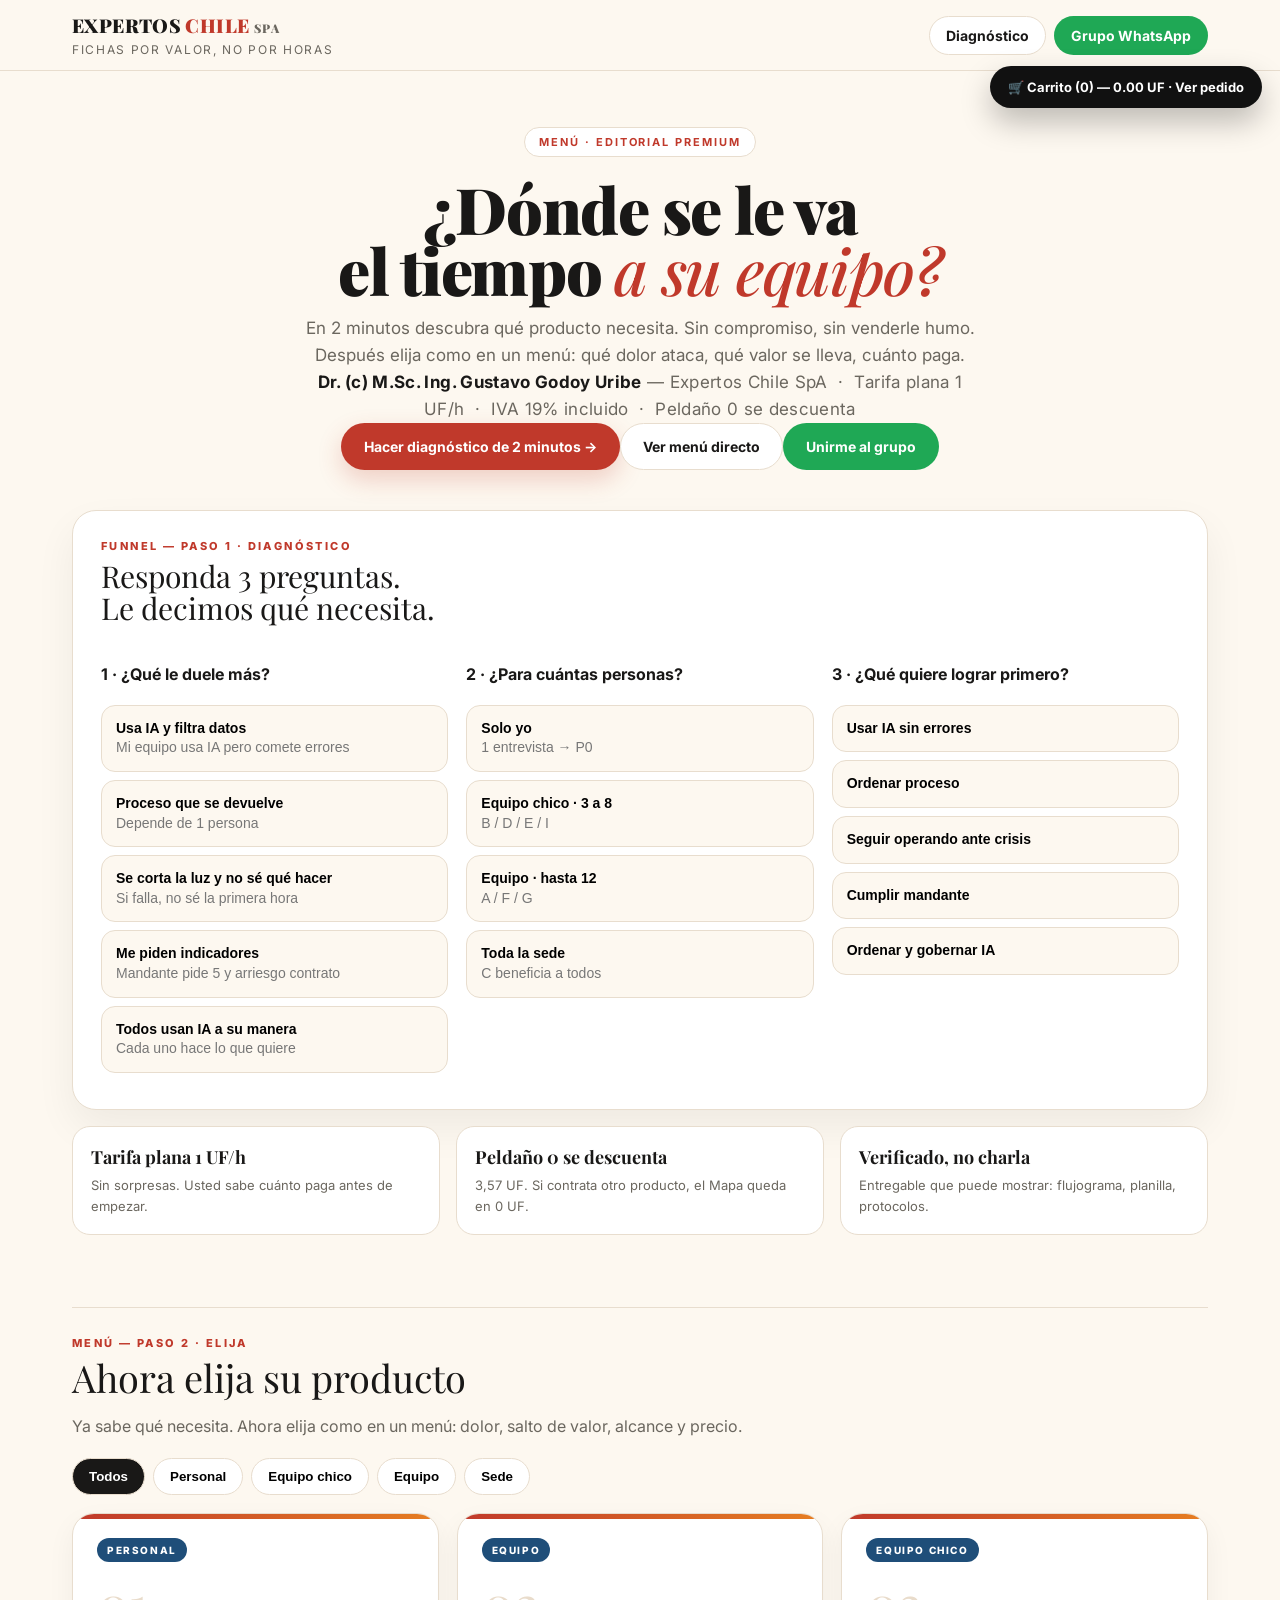
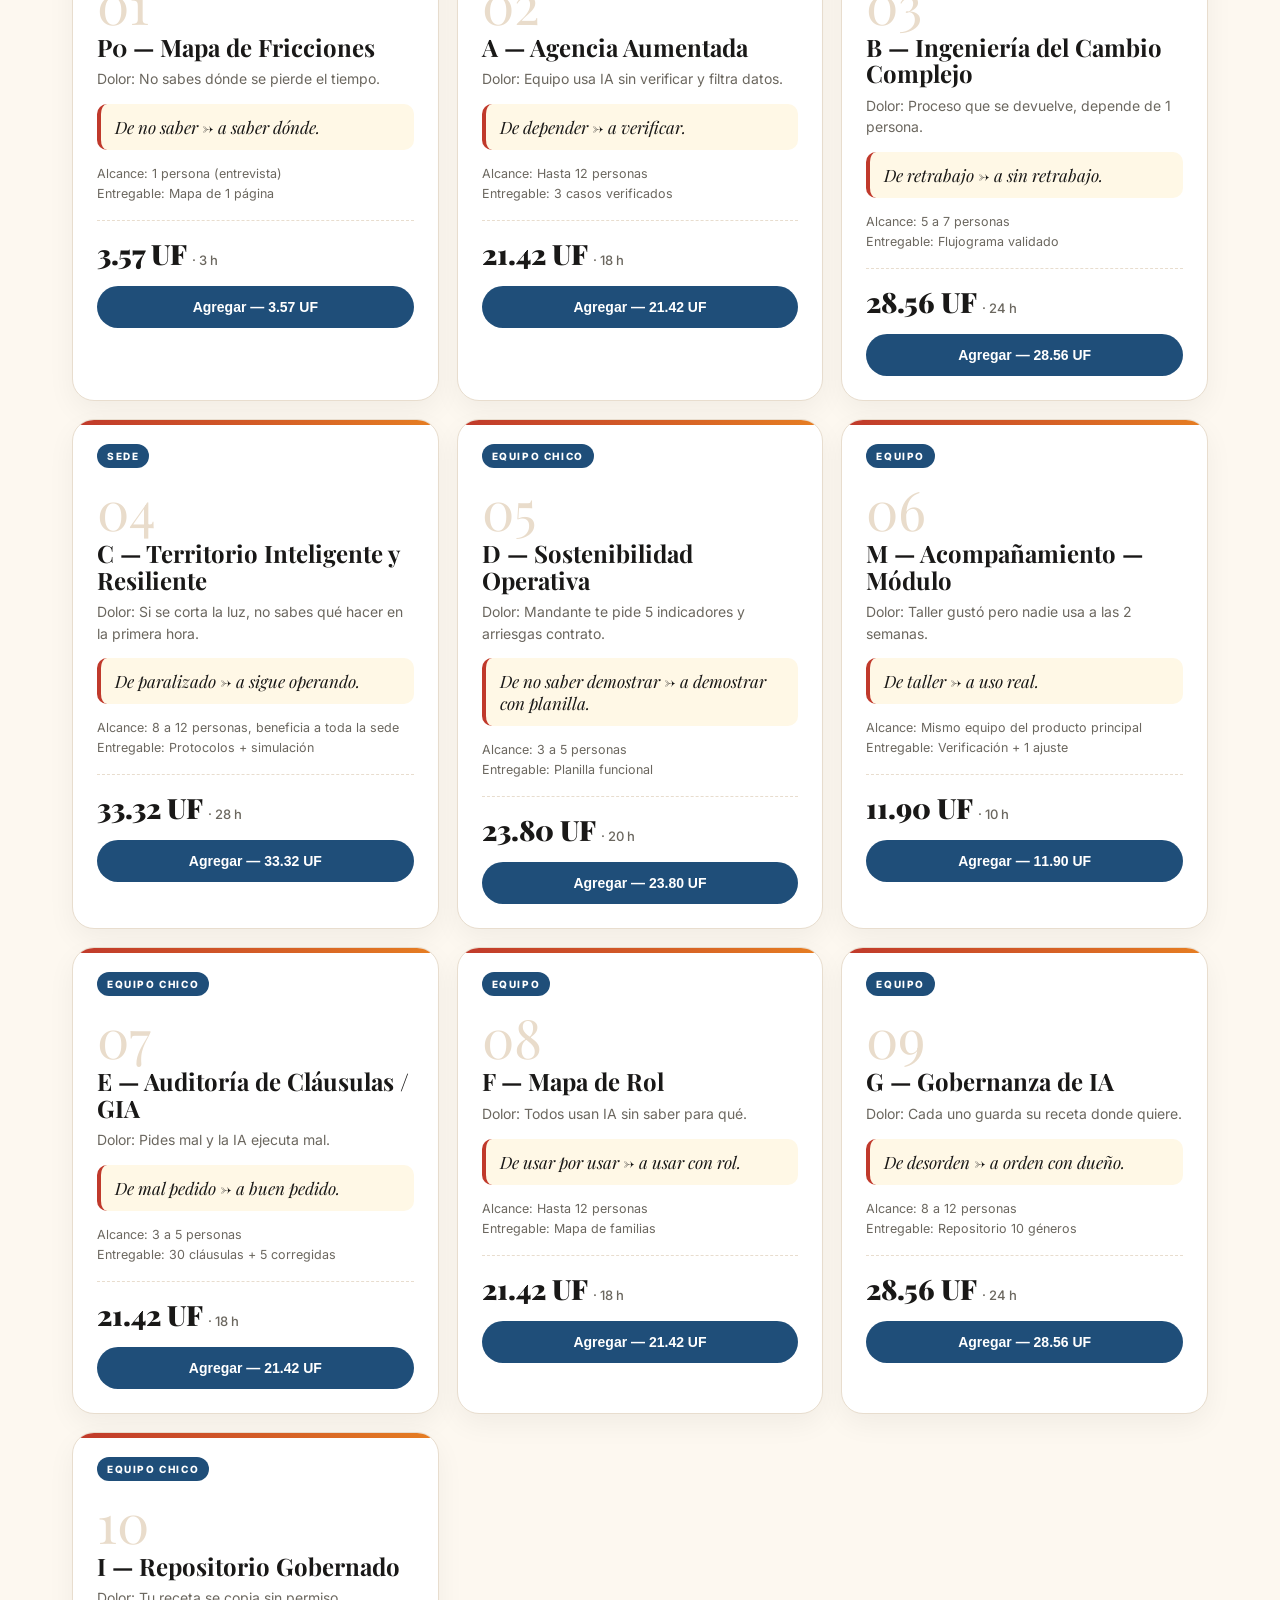
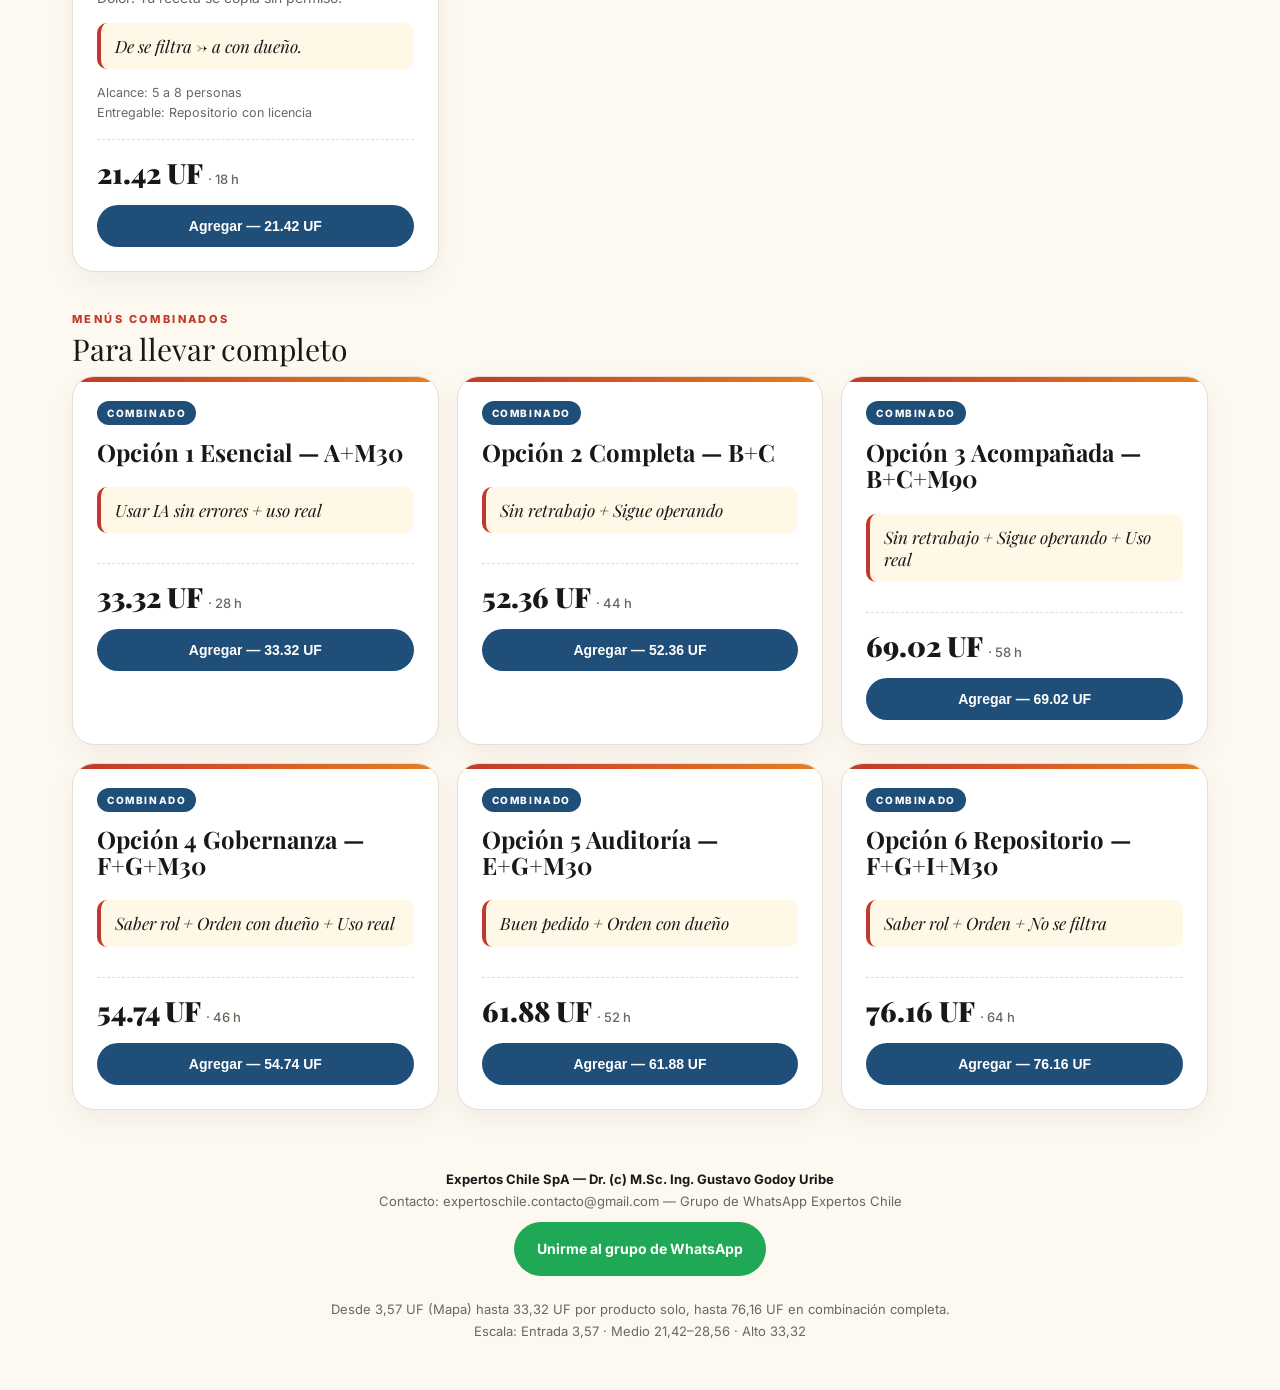
<file: index.html>
<!DOCTYPE html>
<html lang="es"><head><meta charset="utf-8"><meta name="viewport" content="width=device-width,initial-scale=1">
<title>MENÚ — Expertos Chile SpA · Fichas por valor</title>
<link href="https://fonts.googleapis.com/css2?family=Playfair+Display:ital,wght@0,500;0,700;0,900;1,500&family=Inter:wght@400;500;600;700&display=swap" rel="stylesheet">
<style>
:root{--cream:#FDF8F0;--paper:#FFFDF8;--ink:#191817;--muted:#6B675F;--terra:#C0392B;--navy:#1F4E79;--line:#E8DDCE;--beige:#E8D9C8;--green:#1FA855}
*{box-sizing:border-box}html{scroll-behavior:smooth}
body{margin:0;background:var(--cream);color:var(--ink);font-family:'Inter',system-ui,sans-serif;-webkit-font-smoothing:antialiased}
.serif{font-family:'Playfair Display',Georgia,serif}
.topbar{border-bottom:1px solid var(--line);background:var(--cream);position:sticky;top:0;z-index:20}
.topbar-in{max-width:1180px;margin:0 auto;padding:12px 22px;display:flex;justify-content:space-between;align-items:center;gap:16px}
.logo{font-family:'Playfair Display',serif;font-weight:900;letter-spacing:.02em;font-size:19px}.logo span{color:var(--terra)}
.topbar small{color:var(--muted);font-size:12px;letter-spacing:.14em;text-transform:uppercase}
.hero{max-width:1180px;margin:0 auto;padding:56px 22px 18px;text-align:center}
.eyebrow{display:inline-block;border:1px solid var(--line);background:#fff;padding:7px 14px;border-radius:999px;font-size:11px;letter-spacing:.18em;font-weight:700;color:var(--terra);text-transform:uppercase}
.hero h1{font-family:'Playfair Display',serif;font-size:64px;line-height:.95;letter-spacing:-.02em;margin:22px 0 14px;font-weight:900}
.hero h1 em{color:var(--terra);font-weight:500}
.hero p{max-width:680px;margin:0 auto;color:var(--muted);font-size:17px;line-height:1.6}
.hero-meta{margin:18px 0 6px;font-size:13px;color:var(--muted);letter-spacing:.02em}
.btn{display:inline-flex;align-items:center;gap:8px;padding:14px 22px;border-radius:999px;text-decoration:none;font-weight:700;font-size:14px;border:1px solid transparent;cursor:pointer}
.btn-terra{background:var(--terra);color:#fff;box-shadow:0 10px 24px rgba(192,57,43,.22)}
.btn-navy{background:var(--navy);color:#fff}.btn-white{background:#fff;border-color:var(--line);color:var(--ink)}
.btn-green{background:var(--green);color:#fff}
.wrap{max-width:1180px;margin:0 auto;padding:22px}
.rule{height:1px;background:var(--line);margin:28px 0}
.section-label{font-size:11px;letter-spacing:.22em;color:var(--terra);font-weight:800;text-transform:uppercase}
.section-title{font-family:'Playfair Display',serif;font-size:38px;line-height:1.05;margin:8px 0 10px}
.section-sub{color:var(--muted);line-height:1.6;max-width:720px}
.funnel-card{background:#fff;border:1px solid var(--line);border-radius:24px;padding:28px;box-shadow:0 18px 40px rgba(0,0,0,.06)}
.qgrid{display:grid;grid-template-columns:1fr 1fr 1fr;gap:18px;margin-top:18px}@media(max-width:860px){.qgrid{grid-template-columns:1fr}.hero h1{font-size:40px}}
.qcol h4{margin:0 0 10px;font-size:13px;letter-spacing:.08em;text-transform:uppercase;color:var(--navy)}
.qbtn{display:block;width:100%;text-align:left;padding:13px 14px;margin:8px 0;border:1px solid var(--line);background:var(--cream);border-radius:14px;cursor:pointer;font-size:14px;line-height:1.4;transition:.15s}
.qbtn:hover{border-color:var(--terra);transform:translateY(-1px)}
.qbtn.sel{border-color:var(--terra);background:#FFF1EF;box-shadow:0 6px 14px rgba(192,57,43,.12)}
.result{margin-top:18px;background:#FFF8E6;border:1px solid #F0D9A0;border-radius:16px;padding:18px;display:none}
.trust{display:grid;grid-template-columns:1fr 1fr 1fr;gap:16px;margin-top:16px}@media(max-width:760px){.trust{grid-template-columns:1fr}}
.trust div{background:#fff;border:1px solid var(--line);border-radius:18px;padding:18px}
.trust b{font-family:'Playfair Display',serif;font-size:18px}
.trust p{color:var(--muted);font-size:13px;line-height:1.6;margin:6px 0 0}
.filters{display:flex;gap:8px;flex-wrap:wrap;margin:18px 0}
.filters button{padding:10px 16px;border-radius:999px;border:1px solid var(--line);background:#fff;cursor:pointer;font-weight:600}
.filters button.active{background:var(--ink);color:#fff}
.grid{display:grid;grid-template-columns:1fr 1fr 1fr;gap:18px}@media(max-width:980px){.grid{grid-template-columns:1fr 1fr}}@media(max-width:620px){.grid{grid-template-columns:1fr}}
.card{background:#fff;border:1px solid var(--line);border-radius:22px;padding:24px;position:relative;overflow:hidden;display:flex;flex-direction:column;box-shadow:0 10px 28px rgba(0,0,0,.05);transition:.18s}
.card:hover{transform:translateY(-3px);box-shadow:0 18px 36px rgba(0,0,0,.08)}
.card:before{content:"";position:absolute;left:0;top:0;right:0;height:5px;background:linear-gradient(90deg,var(--terra),#E67E22)}
.badge{font-size:10px;letter-spacing:.16em;font-weight:800;text-transform:uppercase;background:var(--navy);color:#fff;padding:6px 10px;border-radius:999px;align-self:flex-start}
.num{font-family:'Playfair Display',serif;font-size:54px;line-height:1;color:#E9DCCB;margin:14px 0 4px}
.card h3{font-family:'Playfair Display',serif;font-size:24px;line-height:1.1;margin:0 0 8px}
.dolor{color:var(--muted);font-size:14px;line-height:1.55;margin:0}
.salto{margin:14px 0;background:#FFF8E6;border-left:4px solid var(--terra);padding:12px 14px;border-radius:10px;font-family:'Playfair Display',serif;font-style:italic;font-size:17px;line-height:1.3}
.meta{font-size:12.5px;color:var(--muted);line-height:1.6;margin:0}
.price-row{display:flex;justify-content:space-between;align-items:baseline;margin:16px 0 14px;border-top:1px dashed var(--line);padding-top:14px}
.price{font-family:'Playfair Display',serif;font-size:28px;font-weight:900}
.price small{font-family:'Inter',sans-serif;font-size:13px;color:var(--muted);font-weight:500}
.add{width:100%;padding:13px;border:0;border-radius:999px;background:var(--navy);color:#fff;font-weight:700;cursor:pointer;font-size:14px}
.add.on{background:var(--terra)}
.combo{border-radius:22px}
#cartBar{position:fixed;right:18px;top:66px;z-index:40;background:#111;color:#fff;padding:13px 18px;border-radius:999px;cursor:pointer;font-weight:700;box-shadow:0 14px 30px rgba(0,0,0,.25);font-size:13px}
#cartPanel{display:none;position:fixed;right:18px;top:114px;width:400px;max-width:calc(100vw - 36px);background:#fff;border:1px solid var(--line);border-radius:20px;box-shadow:0 24px 60px rgba(0,0,0,.28);padding:20px;z-index:41;max-height:82vh;overflow:auto}
#cartPanel h3{font-family:'Playfair Display',serif;font-size:22px;margin:0}
input,select{width:100%;padding:12px;border:1px solid var(--line);border-radius:12px;margin:6px 0 10px;font-size:14px;background:#FFFEFA}
label{font-size:12px;font-weight:700;letter-spacing:.06em;text-transform:uppercase;color:var(--muted)}
footer{max-width:1180px;margin:0 auto;padding:36px 22px 48px;text-align:center;color:var(--muted);font-size:13px;line-height:1.7}
footer b{color:var(--ink)}
</style></head><body>
<div class="topbar"><div class="topbar-in"><div><div class="logo">EXPERTOS <span>CHILE</span> <small>SpA</small></div><small>Fichas por valor, no por horas</small></div><div style="display:flex;gap:8px;flex-wrap:wrap;justify-content:flex-end"><a class="btn btn-white" href="#quiz" style="padding:10px 16px">Diagnóstico</a><a class="btn btn-green" href="https://chat.whatsapp.com/EYx8qjczskb9SukbLW8Qia?s=cl&p=i&iam=2" target="_blank" style="padding:10px 16px">Grupo WhatsApp</a></div></div></div>
<div id="cartBar" onclick="toggleCart()">🛒 Carrito (<span id="cartN">0</span>) — <span id="cartTotal">0 UF</span> · Ver pedido</div>
<div id="cartPanel"><h3>Tu pedido</h3><p style="color:#777;font-size:13px;margin:6px 0 12px">Agrega, confirma y te contactamos para coordinar fecha y pago.</p><div id="cartItems"></div><div id="cartSummary"></div>
<label>Nombre *</label><input id="f-nombre" placeholder="Nombre y apellido">
<label>Empresa</label><input id="f-empresa" placeholder="Empresa">
<label>Correo *</label><input id="f-correo" placeholder="tu@empresa.cl">
<label>WhatsApp *</label><input id="f-wsp" placeholder="+56 9 ...">
<label>¿Para cuándo?</label><select id="f-fecha"><option>Esta semana</option><option>Este mes</option><option>Próximo mes</option></select>
<label>¿Cómo pagas?</label><select id="f-pago"><option>Transferencia (factura en UF)</option><option>Link de pago (te enviamos link)</option><option>2 cuotas (50% inicio, 50% entrega)</option></select>
<button class="add" onclick="sendGroup()">Enviar pedido al grupo de WhatsApp</button>
<button class="add" style="background:#fff;color:#111;border:2px solid #111;margin-top:8px" onclick="sendMail()">Enviar pedido por correo</button>
<button onclick="copyResumen()" style="width:100%;margin-top:8px;padding:11px;border-radius:999px;border:1px solid #ddd;background:#fff;cursor:pointer">Copiar resumen</button>
<p style="font-size:12px;color:#777;line-height:1.6">Se abrirá el grupo, pega el resumen ahí. Contacto: expertoschile.contacto@gmail.com — Grupo WhatsApp Expertos Chile. Sin número personal.</p>
<button onclick="clearCart()" style="background:none;border:0;color:#C0392B;cursor:pointer">Vaciar carrito</button>
</div>

<header class="hero">
<span class="eyebrow">Menú · Editorial Premium</span>
<h1>¿Dónde se le va<br>el tiempo <em>a su equipo?</em></h1>
<p>En 2 minutos descubra qué producto necesita. Sin compromiso, sin venderle humo.<br>Después elija como en un menú: qué dolor ataca, qué valor se lleva, cuánto paga.</p>
<p class="hero-meta"><b style="color:#191817">Dr. (c) M.Sc. Ing. Gustavo Godoy Uribe</b> — Expertos Chile SpA &nbsp;·&nbsp; Tarifa plana 1 UF/h &nbsp;·&nbsp; IVA 19% incluido &nbsp;·&nbsp; Peldaño 0 se descuenta</p>
<div><a class="btn btn-terra" href="#quiz">Hacer diagnóstico de 2 minutos →</a><a class="btn btn-white" href="#menu">Ver menú directo</a><a class="btn btn-green" href="https://chat.whatsapp.com/EYx8qjczskb9SukbLW8Qia?s=cl&p=i&iam=2" target="_blank">Unirme al grupo</a></div>
</header>

<div class="wrap" id="quiz"><div class="funnel-card">
<div class="section-label">Funnel — Paso 1 · Diagnóstico</div><div class="section-title" style="font-size:30px">Responda 3 preguntas.<br>Le decimos qué necesita.</div>
<div class="qgrid">
<div><h4>1 · ¿Qué le duele más?</h4>
<button class="qbtn" onclick="pick(this,'p1','A')"><b>Usa IA y filtra datos</b><br><span style="color:#777">Mi equipo usa IA pero comete errores</span></button>
<button class="qbtn" onclick="pick(this,'p1','B')"><b>Proceso que se devuelve</b><br><span style="color:#777">Depende de 1 persona</span></button>
<button class="qbtn" onclick="pick(this,'p1','C')"><b>Se corta la luz y no sé qué hacer</b><br><span style="color:#777">Si falla, no sé la primera hora</span></button>
<button class="qbtn" onclick="pick(this,'p1','D')"><b>Me piden indicadores</b><br><span style="color:#777">Mandante pide 5 y arriesgo contrato</span></button>
<button class="qbtn" onclick="pick(this,'p1','FG')"><b>Todos usan IA a su manera</b><br><span style="color:#777">Cada uno hace lo que quiere</span></button></div>
<div><h4>2 · ¿Para cuántas personas?</h4>
<button class="qbtn" onclick="pick(this,'p2','P0')"><b>Solo yo</b><br><span style="color:#777">1 entrevista → P0</span></button>
<button class="qbtn" onclick="pick(this,'p2','CHICO')"><b>Equipo chico · 3 a 8</b><br><span style="color:#777">B / D / E / I</span></button>
<button class="qbtn" onclick="pick(this,'p2','EQUIPO')"><b>Equipo · hasta 12</b><br><span style="color:#777">A / F / G</span></button>
<button class="qbtn" onclick="pick(this,'p2','SEDE')"><b>Toda la sede</b><br><span style="color:#777">C beneficia a todos</span></button></div>
<div><h4>3 · ¿Qué quiere lograr primero?</h4>
<button class="qbtn" onclick="pick(this,'p3','A')"><b>Usar IA sin errores</b></button>
<button class="qbtn" onclick="pick(this,'p3','B')"><b>Ordenar proceso</b></button>
<button class="qbtn" onclick="pick(this,'p3','C')"><b>Seguir operando ante crisis</b></button>
<button class="qbtn" onclick="pick(this,'p3','D')"><b>Cumplir mandante</b></button>
<button class="qbtn" onclick="pick(this,'p3','FG')"><b>Ordenar y gobernar IA</b></button></div>
</div>
<div id="resultado" class="result"></div>
</div>
<div class="trust">
<div><b>Tarifa plana 1 UF/h</b><p>Sin sorpresas. Usted sabe cuánto paga antes de empezar.</p></div>
<div><b>Peldaño 0 se descuenta</b><p>3,57 UF. Si contrata otro producto, el Mapa queda en 0 UF.</p></div>
<div><b>Verificado, no charla</b><p>Entregable que puede mostrar: flujograma, planilla, protocolos.</p></div>
</div></div>

<div class="wrap" id="menu"><div class="rule"></div>
<div class="section-label">Menú — Paso 2 · Elija</div><div class="section-title">Ahora elija su producto</div><p class="section-sub">Ya sabe qué necesita. Ahora elija como en un menú: dolor, salto de valor, alcance y precio.</p>
<div class="filters"><button class="active" onclick="setFilter(this,'TODOS')">Todos</button><button onclick="setFilter(this,'Personal')">Personal</button><button onclick="setFilter(this,'Equipo chico')">Equipo chico</button><button onclick="setFilter(this,'Equipo')">Equipo</button><button onclick="setFilter(this,'Sede')">Sede</button></div>
<div class="grid" id="grid"></div>
<div style="margin-top:40px"><div class="section-label">Menús combinados</div><div class="section-title" style="font-size:30px">Para llevar completo</div></div>
<div class="grid" id="gridCombo"></div>
</div>

<footer><b>Expertos Chile SpA — Dr. (c) M.Sc. Ing. Gustavo Godoy Uribe</b><br>Contacto: expertoschile.contacto@gmail.com — Grupo de WhatsApp Expertos Chile<br><a class="btn btn-green" href="https://chat.whatsapp.com/EYx8qjczskb9SukbLW8Qia?s=cl&p=i&iam=2" target="_blank" style="margin-top:10px">Unirme al grupo de WhatsApp</a><br><br>Desde 3,57 UF (Mapa) hasta 33,32 UF por producto solo, hasta 76,16 UF en combinación completa.<br>Escala: Entrada 3,57 · Medio 21,42–28,56 · Alto 33,32</footer>

<script>
const PRODS=[
{id:'P0',n:'Mapa de Fricciones',tipo:'Personal',h:3,uf:3.57,dolor:'No sabes dónde se pierde el tiempo.',salto:'De no saber → a saber dónde.',alc:'1 persona (entrevista)',ent:'Mapa de 1 página'},
{id:'A',n:'Agencia Aumentada',tipo:'Equipo',h:18,uf:21.42,dolor:'Equipo usa IA sin verificar y filtra datos.',salto:'De depender → a verificar.',alc:'Hasta 12 personas',ent:'3 casos verificados'},
{id:'B',n:'Ingeniería del Cambio Complejo',tipo:'Equipo chico',h:24,uf:28.56,dolor:'Proceso que se devuelve, depende de 1 persona.',salto:'De retrabajo → a sin retrabajo.',alc:'5 a 7 personas',ent:'Flujograma validado'},
{id:'C',n:'Territorio Inteligente y Resiliente',tipo:'Sede',h:28,uf:33.32,dolor:'Si se corta la luz, no sabes qué hacer en la primera hora.',salto:'De paralizado → a sigue operando.',alc:'8 a 12 personas, beneficia a toda la sede',ent:'Protocolos + simulación'},
{id:'D',n:'Sostenibilidad Operativa',tipo:'Equipo chico',h:20,uf:23.80,dolor:'Mandante te pide 5 indicadores y arriesgas contrato.',salto:'De no saber demostrar → a demostrar con planilla.',alc:'3 a 5 personas',ent:'Planilla funcional'},
{id:'M',n:'Acompañamiento — Módulo',tipo:'Equipo',h:10,uf:11.90,dolor:'Taller gustó pero nadie usa a las 2 semanas.',salto:'De taller → a uso real.',alc:'Mismo equipo del producto principal',ent:'Verificación + 1 ajuste'},
{id:'E',n:'Auditoría de Cláusulas / GIA',tipo:'Equipo chico',h:18,uf:21.42,dolor:'Pides mal y la IA ejecuta mal.',salto:'De mal pedido → a buen pedido.',alc:'3 a 5 personas',ent:'30 cláusulas + 5 corregidas'},
{id:'F',n:'Mapa de Rol',tipo:'Equipo',h:18,uf:21.42,dolor:'Todos usan IA sin saber para qué.',salto:'De usar por usar → a usar con rol.',alc:'Hasta 12 personas',ent:'Mapa de familias'},
{id:'G',n:'Gobernanza de IA',tipo:'Equipo',h:24,uf:28.56,dolor:'Cada uno guarda su receta donde quiere.',salto:'De desorden → a orden con dueño.',alc:'8 a 12 personas',ent:'Repositorio 10 géneros'},
{id:'I',n:'Repositorio Gobernado',tipo:'Equipo chico',h:18,uf:21.42,dolor:'Tu receta se copia sin permiso.',salto:'De se filtra → a con dueño.',alc:'5 a 8 personas',ent:'Repositorio con licencia'},
];
const COMBOS=[
{id:'C1',n:'Opción 1 Esencial — A+M30',h:28,uf:33.32,salto:'Usar IA sin errores + uso real'},
{id:'C2',n:'Opción 2 Completa — B+C',h:44,uf:52.36,salto:'Sin retrabajo + Sigue operando'},
{id:'C3',n:'Opción 3 Acompañada — B+C+M90',h:58,uf:69.02,salto:'Sin retrabajo + Sigue operando + Uso real'},
{id:'C4',n:'Opción 4 Gobernanza — F+G+M30',h:46,uf:54.74,salto:'Saber rol + Orden con dueño + Uso real'},
{id:'C5',n:'Opción 5 Auditoría — E+G+M30',h:52,uf:61.88,salto:'Buen pedido + Orden con dueño'},
{id:'C6',n:'Opción 6 Repositorio — F+G+I+M30',h:64,uf:76.16,salto:'Saber rol + Orden + No se filtra'},
];
let cart={}; let ans={}; let curFilter='TODOS';
function pick(el,k,v){ans[k]=v; let sib=el.parentElement.querySelectorAll('.qbtn'); sib.forEach(b=>b.classList.remove('sel')); el.classList.add('sel'); showResult();}
function showResult(){ if(!ans.p1||!ans.p2||!ans.p3) return; let rec=PRODS[2]; if(ans.p1==='A') rec=PRODS[1]; if(ans.p1==='B') rec=PRODS[2]; if(ans.p1==='C') rec=PRODS[3]; if(ans.p1==='D') rec=PRODS[4]; if(ans.p1==='FG') rec=PRODS[8]; if(ans.p2==='P0') rec=PRODS[0]; let d=document.getElementById('resultado'); d.style.display='block'; d.innerHTML='<div style="font-size:12px;letter-spacing:.16em;color:#C0392B;font-weight:800">SU RECOMENDACIÓN</div><div style="font-family:Playfair Display,serif;font-size:24px;margin:6px 0">'+rec.id+' — '+rec.n+' — '+rec.uf.toFixed(2)+' UF</div><div style="font-style:italic">'+rec.salto+'</div><button class="add" style="margin-top:12px;max-width:320px" onclick="addToCart(\''+rec.id+'\')">Agregar al carrito — '+rec.uf.toFixed(2)+' UF</button> <a href="#menu" style="color:#1F4E79;font-weight:700">Ver en el menú ↓</a>';}
function setFilter(btn,t){document.querySelectorAll('.filters button').forEach(b=>b.classList.remove('active'));btn.classList.add('active');curFilter=t;render();}
function render(){let g=document.getElementById('grid');g.innerHTML='';PRODS.forEach((p,i)=>{if(curFilter!=='TODOS'&&p.tipo!==curFilter)return;let inCart=cart[p.id];g.innerHTML+='<div class="card"><span class="badge">'+p.tipo+'</span><div class="num">'+String(i+1).padStart(2,'0')+'</div><h3>'+p.id+' — '+p.n+'</h3><p class="dolor">Dolor: '+p.dolor+'</p><div class="salto">'+p.salto+'</div><p class="meta">Alcance: '+p.alc+'<br>Entregable: '+p.ent+'</p><div class="price-row"><div class="price">'+p.uf.toFixed(2)+' UF <small>· '+p.h+' h</small></div></div><button class="add '+(inCart?'on':'')+'" onclick="addToCart(\''+p.id+'\')">'+(inCart?'Agregado ✓ — Quitar':'Agregar — '+p.uf.toFixed(2)+' UF')+'</button></div>';});let gc=document.getElementById('gridCombo');gc.innerHTML='';COMBOS.forEach(c=>{let inCart=cart[c.id];gc.innerHTML+='<div class="card combo"><span class="badge">Combinado</span><h3 style="margin-top:14px">'+c.n+'</h3><div class="salto">'+c.salto+'</div><div class="price-row"><div class="price">'+c.uf.toFixed(2)+' UF <small>· '+c.h+' h</small></div></div><button class="add '+(inCart?'on':'')+'" onclick="addToCart(\''+c.id+'\')">'+(inCart?'Agregado ✓ — Quitar':'Agregar — '+c.uf.toFixed(2)+' UF')+'</button></div>';});updateCart();}
function addToCart(id){if(cart[id]) delete cart[id]; else{let p=PRODS.find(x=>x.id===id)||COMBOS.find(x=>x.id===id);cart[id]=p;}render();}
function getTotals(){let items=Object.values(cart);let sub=items.reduce((s,x)=>s+x.uf,0);let desc=(cart['P0']&&items.length>1)?3.57:0;let neto=sub-desc;let iva=neto*0.19;let total=neto+iva;return{items,sub,desc,neto,iva,total};}
function updateCart(){let t=getTotals();document.getElementById('cartN').textContent=t.items.length;document.getElementById('cartTotal').textContent=t.total.toFixed(2)+' UF';let el=document.getElementById('cartItems');el.innerHTML=t.items.length?t.items.map(x=>'<div style="display:flex;justify-content:space-between;padding:9px 0;border-bottom:1px dashed #eee;font-size:14px"><span>'+x.id+' — '+x.n+'</span><b>'+x.uf.toFixed(2)+' UF</b></div>').join(''):'<p style="color:#888">Carrito vacío. Agrega un producto del menú.</p>';document.getElementById('cartSummary').innerHTML='<p style="font-size:14px;line-height:1.7">Subtotal: '+t.sub.toFixed(2)+' UF<br>'+(t.desc?'Descuento Peldaño 0: -'+t.desc.toFixed(2)+' UF<br>':'')+'IVA 19%: '+t.iva.toFixed(2)+' UF<br><b>Total: '+t.total.toFixed(2)+' UF</b></p>';}
function toggleCart(){let p=document.getElementById('cartPanel');p.style.display=p.style.display==='block'?'none':'block';}
function resumen(){let t=getTotals();let nom=document.getElementById('f-nombre').value,emp=document.getElementById('f-empresa').value,cor=document.getElementById('f-correo').value,wsp=document.getElementById('f-wsp').value,fec=document.getElementById('f-fecha').value,pago=document.getElementById('f-pago').value;return 'Hola Gustavo, quiero contratar: '+t.items.map(x=>x.id+' — '+x.n+' ('+x.uf.toFixed(2)+' UF)').join(', ')+' — Total: '+t.total.toFixed(2)+' UF (IVA incluido) — Nombre: '+nom+' — Empresa: '+emp+' — Correo: '+cor+' — WhatsApp cliente: '+wsp+' — Fecha deseada: '+fec+' — Forma de pago: '+pago;}
function needFields(){let n=document.getElementById('f-nombre').value,c=document.getElementById('f-correo').value,w=document.getElementById('f-wsp').value;if(!n||!c||!w){alert('Completa Nombre, Correo y WhatsApp antes de enviar.');return false;}return true;}
function sendGroup(){if(!needFields())return;let r=resumen();try{navigator.clipboard.writeText(r);}catch(e){}window.open('https://chat.whatsapp.com/EYx8qjczskb9SukbLW8Qia?s=cl&p=i&iam=2','_blank');alert('Resumen copiado. Pégalo en el grupo de WhatsApp.');}
function sendMail(){if(!needFields())return;let r=resumen();window.location.href='mailto:expertoschile.contacto@gmail.com?subject='+encodeURIComponent('Nuevo pedido — Menú Expertos Chile')+'&body='+encodeURIComponent(r);}
function copyResumen(){try{navigator.clipboard.writeText(resumen());alert('Resumen copiado');}catch(e){alert(resumen());}}
function clearCart(){cart={};render();}
render();
</script></body></html>
</file>
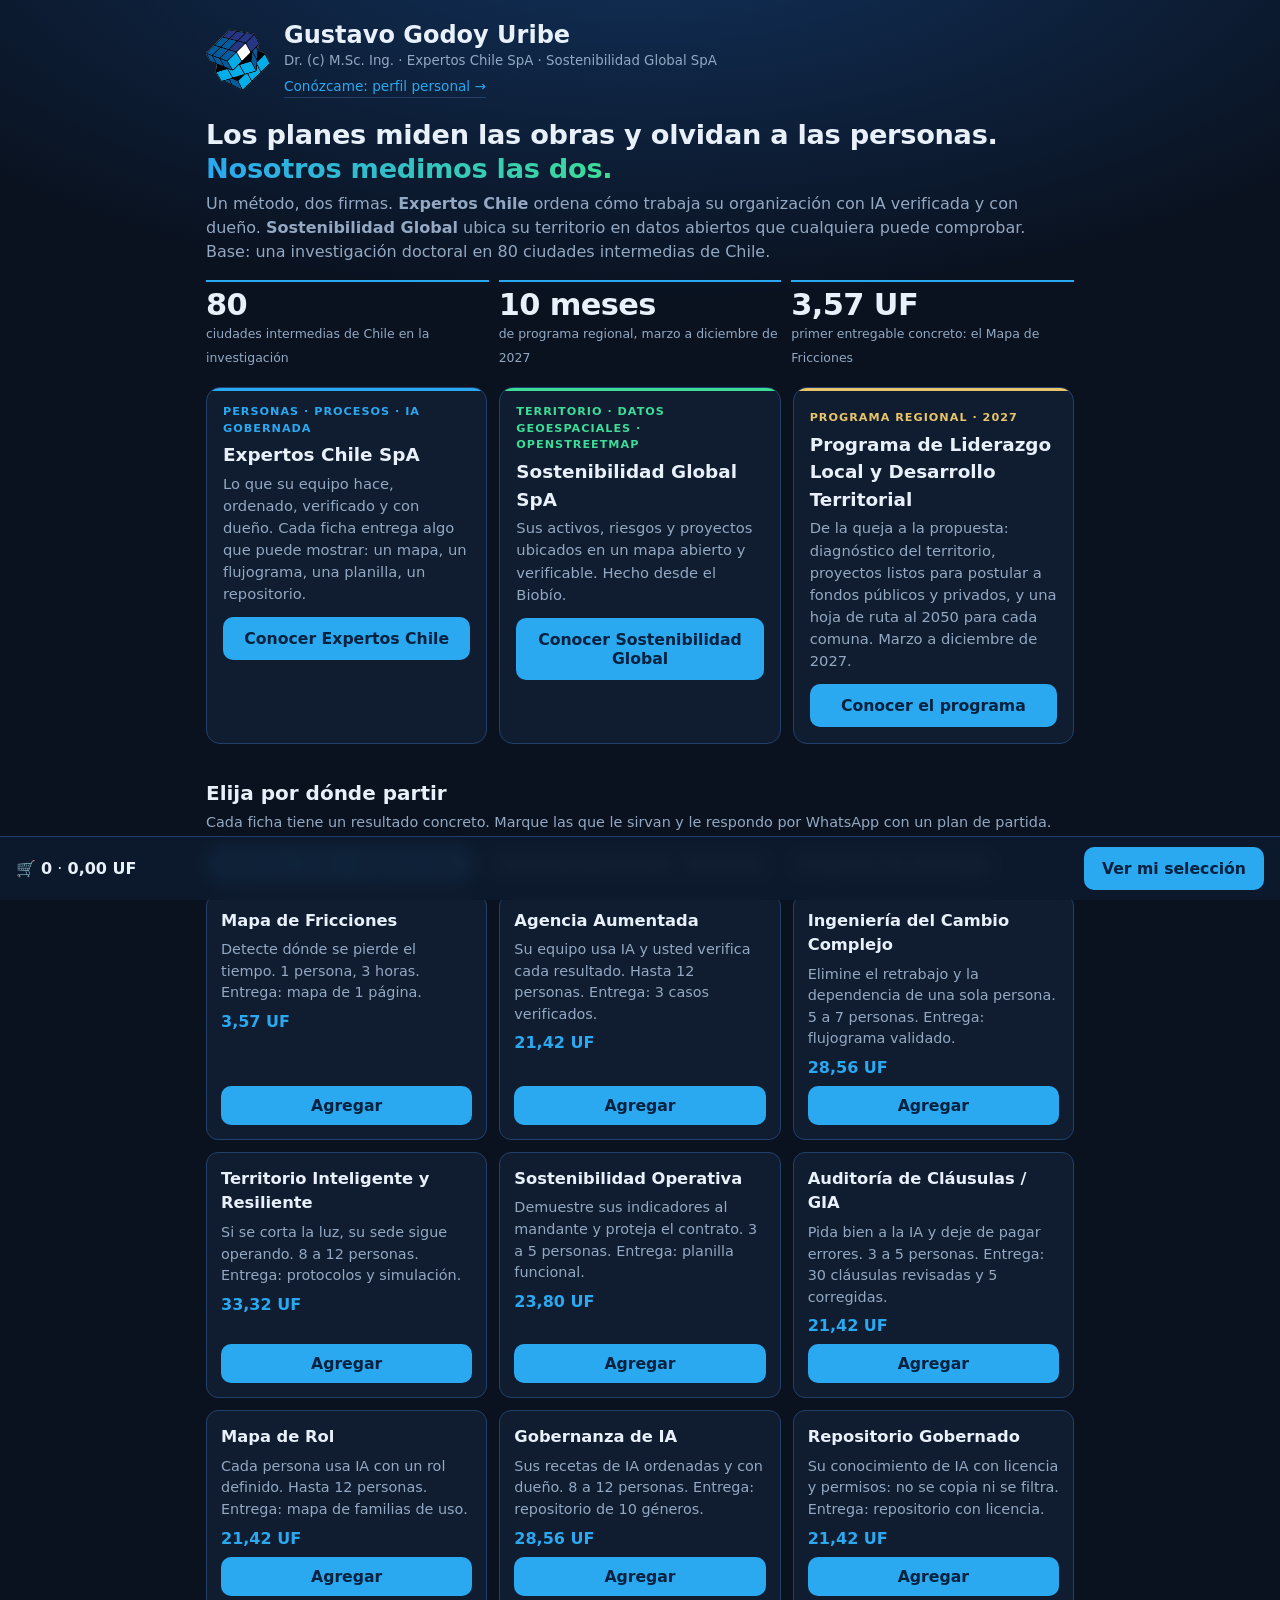
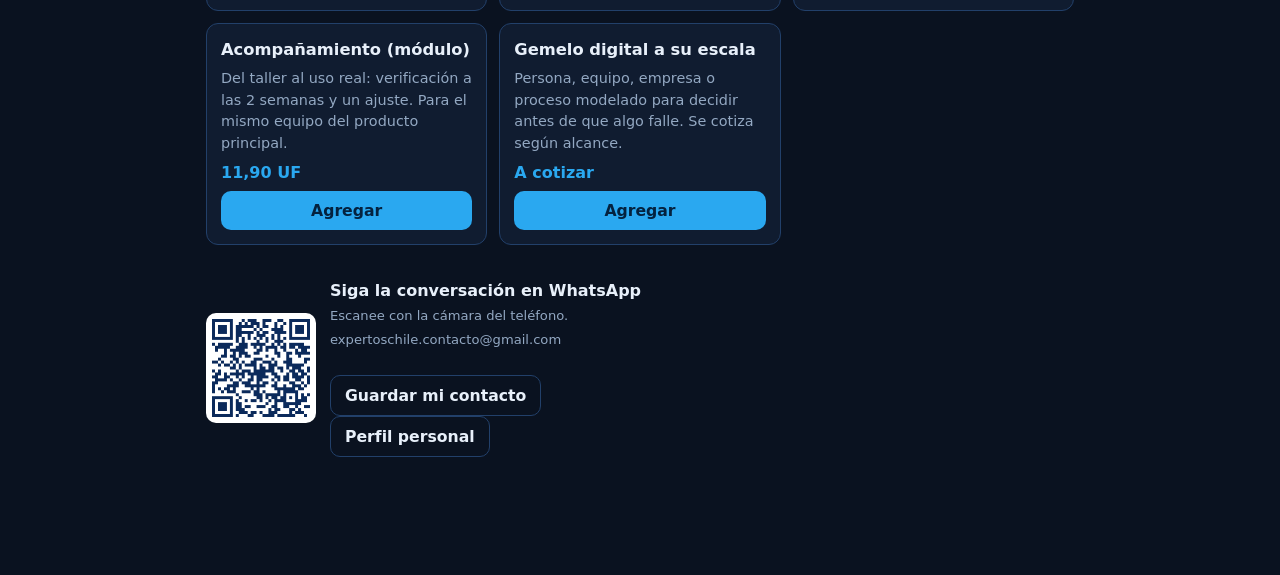
<file: rondas/index.html>
<!doctype html><html lang="es"><head><meta charset="utf-8"><meta name="viewport" content="width=device-width,initial-scale=1,viewport-fit=cover">
<title>Gustavo Godoy · Expertos Chile · Sostenibilidad Global</title><meta name="theme-color" content="#0a1220">
<style>
:root{--bg:#0a1220;--s:#101c30;--l:#22406a;--tx:#e8f0fa;--mu:#93a8c2;--ac:#2aa8f0;--ok:#3ddc97}
*{box-sizing:border-box}body{margin:0;background:radial-gradient(900px 400px at 50% -100px,#12335e,var(--bg));background-color:var(--bg);color:var(--tx);font:16px/1.5 system-ui,-apple-system,"Segoe UI",sans-serif;padding-bottom:96px}
main{max-width:900px;margin:0 auto;padding:22px 16px}
.id{display:flex;gap:14px;align-items:center}.id img{width:64px;height:64px}.id h1{font-size:1.5rem;margin:0;line-height:1.1}.id small{color:var(--mu)}
.lead{font-size:clamp(1.25rem,4vw,1.7rem);line-height:1.25;font-weight:600;margin:20px 0 6px;letter-spacing:-.01em}.sub{color:var(--mu);margin:0 0 16px}
.two{display:grid;grid-template-columns:repeat(auto-fit,minmax(250px,1fr));gap:12px}
.hl{background:linear-gradient(90deg,var(--ac),var(--ok));-webkit-background-clip:text;background-clip:text;color:transparent}
.stats{display:grid;grid-template-columns:repeat(3,1fr);gap:10px;margin:0 0 18px}.stats div{border-top:2px solid var(--ac);padding-top:8px}.stats b{display:block;font-size:clamp(1.3rem,5vw,1.9rem);line-height:1;letter-spacing:-.02em}.stats span{color:var(--mu);font-size:.78rem}
.co{position:relative;overflow:hidden}.co::before{content:"";position:absolute;left:0;right:0;top:0;height:3px;background:var(--k,var(--ac))}
.co .tg{display:inline-block;font-size:.7rem;font-weight:700;letter-spacing:.09em;text-transform:uppercase;color:var(--k,var(--ac));margin-bottom:4px}
.lk{display:inline-block;margin-top:4px;color:var(--ac);font-size:.85rem;text-decoration:none;border-bottom:1px solid var(--l)}
.co{background:var(--s);border:1px solid var(--l);border-radius:14px;padding:16px}.co b{font-size:1.15rem;display:block}.co p{color:var(--mu);margin:4px 0 12px;font-size:.92rem}
.btn{display:block;text-align:center;text-decoration:none;font:700 .98rem system-ui;padding:12px;border-radius:10px;border:0;cursor:pointer;background:var(--ac);color:#04223f;width:100%}.btn.g{background:transparent;color:var(--tx);border:1px solid var(--l)}
h2{font-size:1.25rem;margin:34px 0 4px}.nota{color:var(--mu);font-size:.9rem;margin:0 0 12px}
.tabs{display:flex;gap:8px;margin:10px 0 12px;flex-wrap:wrap}.tabs button{background:var(--s);color:var(--tx);border:1px solid var(--l);border-radius:99px;padding:9px 14px;font:600 .9rem system-ui;cursor:pointer}.tabs button[aria-pressed=true]{background:var(--ac);color:#04223f;border-color:var(--ac)}
.grid{display:grid;grid-template-columns:repeat(auto-fill,minmax(250px,1fr));gap:12px}
.c{background:var(--s);border:1px solid var(--l);border-radius:12px;padding:14px;display:flex;flex-direction:column;gap:6px}.c.on{border-color:var(--ok);background:#0f2a2a}
.c b{font-size:1.02rem}.c span{color:var(--mu);font-size:.9rem}.c i{font-style:normal;color:var(--ac);font-weight:700}.c .btn{margin-top:auto;padding:10px}.c.on .btn{background:var(--ok)}
.bar{position:fixed;left:0;right:0;bottom:0;background:#0d1a2eee;backdrop-filter:blur(8px);border-top:1px solid var(--l);padding:10px 16px calc(10px + env(safe-area-inset-bottom,0px));display:flex;justify-content:space-between;align-items:center;gap:10px;z-index:5}.bar .btn{width:auto;padding:12px 18px}
#pnl{position:fixed;inset:auto 0 0 0;max-height:88vh;overflow:auto;background:var(--s);border-top:2px solid var(--ac);border-radius:18px 18px 0 0;padding:18px 16px calc(18px + env(safe-area-inset-bottom,0px));z-index:9;display:none}#pnl.o{display:block}
#pnl>div{max-width:520px;margin:0 auto}.r{display:flex;justify-content:space-between;gap:10px;padding:8px 0;border-bottom:1px dashed var(--l);font-size:.95rem}
label{font-size:.78rem;font-weight:700;letter-spacing:.05em;text-transform:uppercase;color:var(--mu)}input,select{width:100%;padding:12px;margin:5px 0 10px;border-radius:8px;border:1px solid var(--l);background:var(--bg);color:var(--tx);font:inherit}
.qr{display:flex;gap:14px;align-items:center;margin-top:34px}.qr img{width:110px;border-radius:10px}.mu{color:var(--mu);font-size:.82rem}
:focus-visible{outline:3px solid var(--ac);outline-offset:2px}
</style></head><body><main>
<div class="id"><img src="[data-uri]" alt="Logo Expertos Chile"><div><h1>Gustavo Godoy Uribe</h1><small>Dr. (c) M.Sc. Ing. · Expertos Chile SpA · Sostenibilidad Global SpA</small><br><a class="lk" href="https://github.com/cyberzone8/" data-e="perfil_personal" target="_blank" rel="noopener">Conózcame: perfil personal →</a></div></div>
<p class="lead">Los planes miden las obras y olvidan a las personas. <span class="hl">Nosotros medimos las dos.</span></p>
<p class="sub">Un método, dos firmas. <b>Expertos Chile</b> ordena cómo trabaja su organización con IA verificada y con dueño. <b>Sostenibilidad Global</b> ubica su territorio en datos abiertos que cualquiera puede comprobar. Base: una investigación doctoral en 80 ciudades intermedias de Chile.</p>
<div class="stats"><div><b>80</b><span>ciudades intermedias de Chile en la investigación</span></div><div><b>10 meses</b><span>de programa regional, marzo a diciembre de 2027</span></div><div><b>3,57 UF</b><span>primer entregable concreto: el Mapa de Fricciones</span></div></div>
<div class="two">
<div class="co" style="--k:#2aa8f0"><span class="tg">Personas · Procesos · IA gobernada</span><b>Expertos Chile SpA</b><p>Lo que su equipo hace, ordenado, verificado y con dueño. Cada ficha entrega algo que puede mostrar: un mapa, un flujograma, una planilla, un repositorio.</p><a class="btn" href="https://gustavophd.github.io/expertoschile/" data-e="sitio_ec">Conocer Expertos Chile</a></div>
<div class="co" style="--k:#3ddc97"><span class="tg">Territorio · Datos geoespaciales · OpenStreetMap</span><b>Sostenibilidad Global SpA</b><p>Sus activos, riesgos y proyectos ubicados en un mapa abierto y verificable. Hecho desde el Biobío.</p><a class="btn" href="https://cyberzone8.github.io/sostenibilidad-global/" data-e="sitio_sg">Conocer Sostenibilidad Global</a></div><div class="co" style="--k:#e8c46a"><span class="tg">Programa regional · 2027</span><b>Programa de Liderazgo Local y Desarrollo Territorial</b><p>De la queja a la propuesta: diagnóstico del territorio, proyectos listos para postular a fondos públicos y privados, y una hoja de ruta al 2050 para cada comuna. Marzo a diciembre de 2027.</p><a class="btn" href="https://cyberzone8.github.io/liderazgo-territorial/" data-e="sitio_programa">Conocer el programa</a></div></div>
<h2>Elija por dónde partir</h2><p class="nota">Cada ficha tiene un resultado concreto. Marque las que le sirvan y le respondo por WhatsApp con un plan de partida.</p>
<div class="tabs" id="tabs"></div><p class="nota" id="pn"></p><div class="grid" id="grid"></div>
<div class="qr"><img src="[data-uri]" alt="Código QR del grupo de WhatsApp"><div><b>Siga la conversación en WhatsApp</b><br><span class="mu">Escanee con la cámara del teléfono.<br>expertoschile.contacto@gmail.com</span><br><br><button class="btn g" id="vc" style="width:auto;padding:10px 14px">Guardar mi contacto</button> <a class="btn g" href="https://github.com/cyberzone8/" data-e="perfil_personal" target="_blank" rel="noopener" style="display:inline-block;width:auto;padding:10px 14px">Perfil personal</a></div></div>
</main>
<div class="bar"><div>🛒 <b id="n">0</b> · <b id="t">0,00 UF</b></div><button class="btn" id="ver">Ver mi selección</button></div>
<div id="pnl"><div><b style="font-size:1.2rem">Su selección</b><div id="items"></div><p class="mu" id="sum"></p>
<label>Nombre *</label><input id="fn" autocomplete="name"><label>Empresa</label><input id="fe" autocomplete="organization"><label>Correo *</label><input id="fc" type="email" autocomplete="email"><label>WhatsApp *</label><input id="fw" type="tel" placeholder="+56 9 ..." autocomplete="tel">
<label>¿Para cuándo?</label><select id="ff"><option>Esta semana</option><option>Este mes</option><option>Próximo mes</option></select>
<button class="btn" id="wa">Enviar mi selección por WhatsApp</button><button class="btn g" id="em" style="margin-top:8px">Enviar por correo</button><button class="btn g" id="cl" style="margin-top:8px">Cerrar</button>
<p class="mu">Usamos sus datos solo para responderle sobre esta selección.</p></div></div>
<script>
var WA_NUM="";/* número con código país, sin +, para envío directo (opcional) */
var GRUPO="https://chat.whatsapp.com/EYx8qjczskb9SukbLW8Qia?s=cl&p=i&iam=2";
var STATS_URL="https://script.google.com/macros/s/AKfycbyidWTOG01CnyMobw3VgZ3RtkPkqLEluHn0q5ySyMXGnjFR-ZEG1BfMx1gWXYWWrEC6/exec";var SID=Math.random().toString(36).slice(2,8);
function reg(a,c){if(!STATS_URL)return;try{fetch(STATS_URL,{method:"POST",mode:"no-cors",keepalive:true,body:JSON.stringify({a:a,c:c||"",s:SID})})}catch(e){}}
var P=[
["EC","P0","Mapa de Fricciones","Detecte dónde se pierde el tiempo. 1 persona, 3 horas. Entrega: mapa de 1 página.",3.57],
["EC","A","Agencia Aumentada","Su equipo usa IA y usted verifica cada resultado. Hasta 12 personas. Entrega: 3 casos verificados.",21.42],
["EC","B","Ingeniería del Cambio Complejo","Elimine el retrabajo y la dependencia de una sola persona. 5 a 7 personas. Entrega: flujograma validado.",28.56],
["EC","C","Territorio Inteligente y Resiliente","Si se corta la luz, su sede sigue operando. 8 a 12 personas. Entrega: protocolos y simulación.",33.32],
["EC","D","Sostenibilidad Operativa","Demuestre sus indicadores al mandante y proteja el contrato. 3 a 5 personas. Entrega: planilla funcional.",23.80],
["EC","E","Auditoría de Cláusulas / GIA","Pida bien a la IA y deje de pagar errores. 3 a 5 personas. Entrega: 30 cláusulas revisadas y 5 corregidas.",21.42],
["EC","F","Mapa de Rol","Cada persona usa IA con un rol definido. Hasta 12 personas. Entrega: mapa de familias de uso.",21.42],
["EC","G","Gobernanza de IA","Sus recetas de IA ordenadas y con dueño. 8 a 12 personas. Entrega: repositorio de 10 géneros.",28.56],
["EC","I","Repositorio Gobernado","Su conocimiento de IA con licencia y permisos: no se copia ni se filtra. Entrega: repositorio con licencia.",21.42],
["EC","M","Acompañamiento (módulo)","Del taller al uso real: verificación a las 2 semanas y un ajuste. Para el mismo equipo del producto principal.",11.90],
["EC","GD","Gemelo digital a su escala","Persona, equipo, empresa o proceso modelado para decidir antes de que algo falle. Se cotiza según alcance.",null],
["SG","S1","Mapa de activos del territorio","Todo lo que su comunidad o empresa tiene, ubicado sobre OpenStreetMap. Entrega: mapa abierto y verificable.",14.28],
["SG","S2","Capa de datos geoespaciales","Sus puntos de interés limpios, estandarizados y publicados como dato abierto.",21.42],
["SG","S3","Línea base de sostenibilidad","El punto de partida medible para demostrar avance, en obras y en personas. Entrega: línea base con indicadores.",28.56],
["SG","S4","Mapa de riesgos y emergencia","Zonas críticas y rutas de respuesta ubicadas en el mapa, listas para el día que se necesiten.",23.80],
["SG","S5","Cápsula en Radio ProBio","Su iniciativa en la voz de la provincia de Biobío.",7.14],
["SG","GD2","Gemelo digital de comuna o sede","Reportes ciudadanos y datos de terreno en un tablero vivo para decidir. Se cotiza según alcance.",null],
["PL","PL","Programa de Liderazgo Local y Desarrollo Territorial 2026–2027","Para quienes deciden y financian el territorio. 10 meses, de marzo a diciembre de 2027, con preparación desde noviembre. Diagnóstico sistémico, proyectos con estándar FNDR y SUBDERE, IA con reglas claras y hoja de ruta al 2050. Lo imparten <b style=\"color:var(--tx)\">Expertos Chile SpA</b> (personas y procesos) y <b style=\"color:var(--tx)\">Sostenibilidad Global SpA</b> (datos y territorio).<br><br><b style=\"color:var(--tx)\">Dirigido a:</b><br>• <b>Municipios:</b> alcaldes, administradores municipales, SECPLA, DIDECO, Dirección de Obras, Medio Ambiente y directores de salud y educación municipal.<br>• <b>Gobiernos regionales y servicios públicos:</b> gobernador regional, consejeros regionales, delegado presidencial provincial y seremis con presupuesto de inversión territorial.<br>• <b>Empresas:</b> gerentes generales y gerentes de sostenibilidad, RSE, operaciones y personas; fundaciones corporativas. Vía Ley de Donaciones, RSE o valor compartido.<br>• <b>Gremios y cámaras:</b> presidentes y gerentes de cámaras de comercio, asociaciones de industriales y gremios productivos.",null,"Convenio"]];
var TL={EC:"Expertos Chile · Organización",SG:"Sostenibilidad Global · Territorio",PL:"Programa de Liderazgo"},NOM={EC:"Expertos Chile",SG:"Sostenibilidad Global",PL:"Programa de Liderazgo"},tab="EC",cart={};
function f(x){return x.toFixed(2).replace(".",",")}
function tot(){var s=0,k=Object.keys(cart),d=0;k.forEach(function(i){if(cart[i][4])s+=cart[i][4]});if(cart.P0&&k.some(function(i){return i!=="P0"&&cart[i][4]}))d=3.57;return{s:s,d:d,t:s-d}}
function draw(){var tb=document.getElementById("tabs");tb.innerHTML="";["EC","SG","PL"].forEach(function(k){var b=document.createElement("button");b.textContent=TL[k];b.setAttribute("aria-pressed",k==tab);b.onclick=function(){tab=k;draw()};tb.appendChild(b)});
document.getElementById("pn").textContent="";var g=document.getElementById("grid");g.innerHTML="";P.filter(function(p){return p[0]==tab}).forEach(function(p){var on=!!cart[p[1]],d=document.createElement("div");d.className="c"+(on?" on":"");if(p[0]=="PL")d.style.gridColumn="1/-1";
d.innerHTML="<b>"+p[2]+"</b><span>"+p[3]+"</span><i>"+(p[4]?f(p[4])+" UF":(p[5]||"A cotizar"))+"</i><button class=\"btn\">"+(on?"Agregado ✓ Quitar":(p[0]=="PL"?"Agregar el programa a mi selección":"Agregar"))+"</button>";
d.querySelector("button").onclick=function(){if(cart[p[1]]){delete cart[p[1]];reg("quita",p[2])}else{cart[p[1]]=p;reg("agrega",p[2])}draw();upd()};g.appendChild(d)});upd()}
function upd(){var t=tot();n.textContent=Object.keys(cart).length;document.getElementById("t").textContent=f(t.t)+" UF";
items.innerHTML=Object.keys(cart).map(function(i){var p=cart[i];return"<div class=\"r\"><span>"+p[2]+"</span><b>"+(p[4]?f(p[4])+" UF":(p[5]||"A cotizar"))+"</b></div>"}).join("")||"<p class=\"mu\">Aún no hay nada.</p>";
sum.textContent=(t.d?"Descuento Mapa (Peldaño 0): -"+f(t.d)+" UF. ":"")+"Total listado: "+f(t.t)+" UF (IVA incluido). Lo que dice A cotizar se define según su alcance."}
function msg(){var t=tot();return"Hola Gustavo, nos conocimos en la ronda Dispack. Me interesa avanzar con:\n"+Object.keys(cart).map(function(i){var p=cart[i];return"- "+NOM[p[0]]+": "+p[2]+(p[4]?" ("+f(p[4])+" UF)":" ("+(p[5]||"a cotizar").toLowerCase()+")")}).join("\n")+"\nTotal listado: "+f(t.t)+" UF\n\nNombre: "+fn.value+"\nEmpresa: "+fe.value+"\nCorreo: "+fc.value+"\nWhatsApp: "+fw.value+"\nPara cuándo: "+ff.value}
function ok(){if(!Object.keys(cart).length){alert("Marque al menos una ficha.");return 0}if(!fn.value||!fc.value||!fw.value){alert("Complete nombre, correo y WhatsApp.");return 0}return 1}
ver.onclick=function(){pnl.classList.add("o");reg("ver_pedido")};cl.onclick=function(){pnl.classList.remove("o")};
wa.onclick=function(){if(!ok())return;reg("envia_whatsapp");var m=msg();
if(WA_NUM){location.href="https://wa.me/"+WA_NUM+"?text="+encodeURIComponent(m);return}
if(navigator.share){navigator.share({text:m}).catch(function(){})}
else{try{navigator.clipboard.writeText(m)}catch(e){}window.open(GRUPO,"_blank");alert("Resumen copiado. Péguelo en el grupo de WhatsApp.")}};
em.onclick=function(){if(!ok())return;reg("envia_correo");location.href="mailto:expertoschile.contacto@gmail.com?subject="+encodeURIComponent("Pedido ronda Dispack")+"&body="+encodeURIComponent(msg())};
vc.onclick=function(){reg("guarda_contacto");var v="BEGIN:VCARD\nVERSION:3.0\nFN:Gustavo Godoy Uribe\nORG:Expertos Chile SpA;Sostenibilidad Global SpA\nEMAIL:expertoschile.contacto@gmail.com\nURL:https://gustavophd.github.io/expertoschile/\nEND:VCARD";
var a=document.createElement("a");a.href=URL.createObjectURL(new Blob([v],{type:"text/vcard"}));a.download="Gustavo-Godoy.vcf";document.body.appendChild(a);a.click();a.remove()};
document.querySelectorAll("[data-e]").forEach(function(a){a.addEventListener("click",function(){reg(a.dataset.e)})});
reg("visita");draw();
</script></body></html>
</file>
